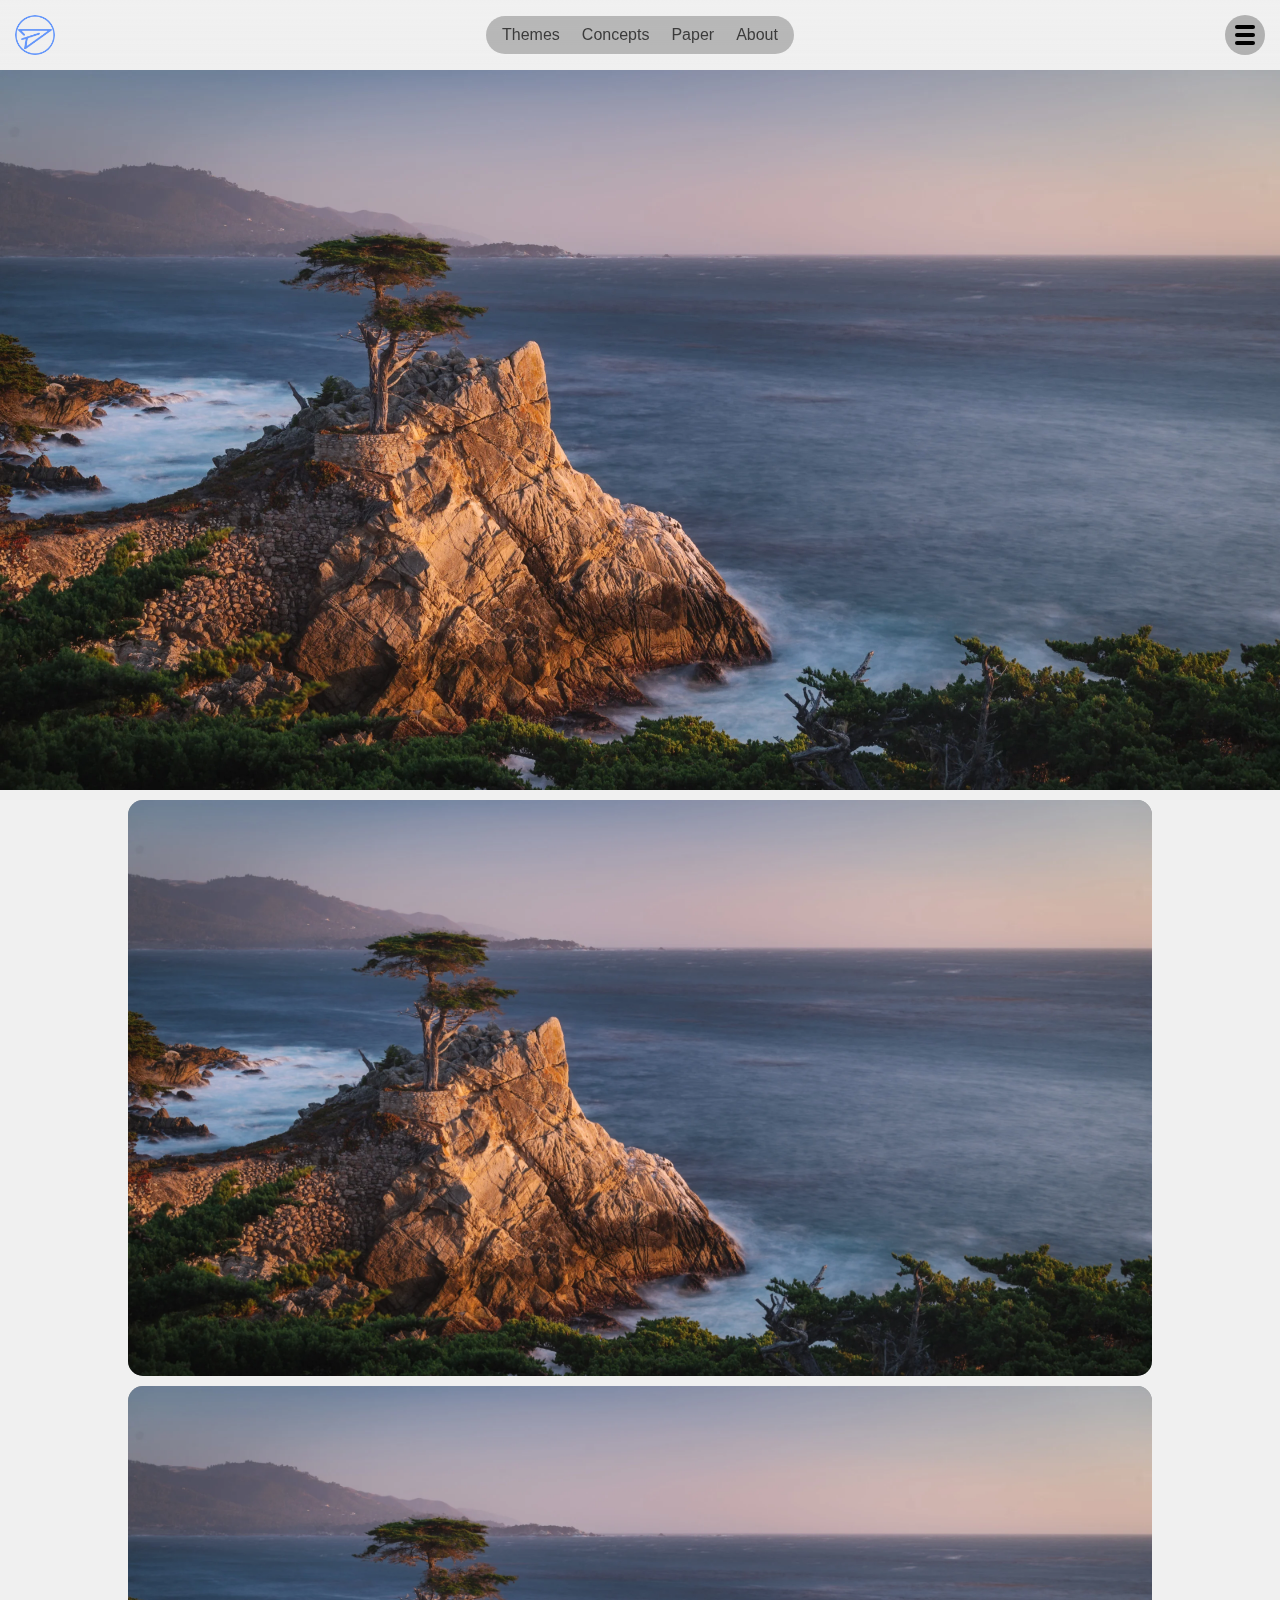
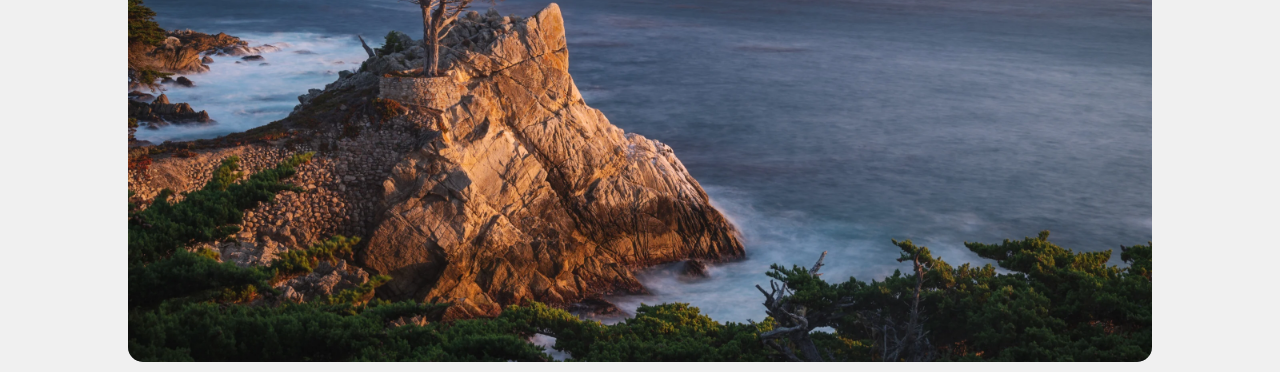
<file: index.html>
<!DOCTYPE html>
<html lang="en-us">
  <head>

    <meta charset="UTF-8">
    <meta name="viewport" content="width=device-width, initial-scale=1">
    <meta name="author" content="Berzec">
    <meta name="description" content="The works of all things made by Berzec">
    <meta name="keywords" content="Discord, CSS, Berzec">

    <link rel="stylesheet" href="style/style.css">
    <script language="javascript" type="text/javascript" src="script/javascript.js" defer></script>
    
    <link rel="icon" href="favicon.svg">
    <title>Home</title>

  </head>


  <body id="theme-toggle">

    <nav> 
      <div class="nav">
        <a href="#">
          <img class="home-icon" src="favicon.png" alt="paper airlines logo">
        </a>

        <!-- center pill nav bar -->
        <div class="center-nav">
          <a class="nav-link" href="themes/index.html">Themes</a>
          <a class="nav-link" href="concepts/index.html">Concepts</a>
          <a class="nav-link" href="paper/index.html">Paper</a>
          <a class="nav-link" href="about.html">About</a>
        </div>
        
        <button class="setting-toggler" onclick="settingToggle()"><img id="menu-icon" src="icons/menu-icon.svg" alt="settings menu"></button>
      </div>
    

      <!-- mobile nav and some other -->
      <div id="setting-card">
        
        <!-- theme toggler for desktop -->
        <button class="button-circular" id="theme-toggle-desktop-id" onclick="themeToggle()">to</button>
        
        <!-- navigation for mobile -->
        <div class="center-nav-mobile" id="center-nav-mobile-id">
          
          <!-- website controls and buttons -->
          <div class="global-setting-bar-toggle-mobile">

            <button class="setting-toggler menu-close-mobile-id" onclick="settingToggle()"><img id="menu-icon" src="icons/close-icon.svg" alt="close button"></button>

            <button class="button-circular setting-button-mobile" id="theme-toggle-mobile-id" onclick="themeToggle()">to</button>
            
          </div>


          <p id="nav-link-mobile-filler"></p>
          <a class="nav-link-mobile" href="themes/index.html">Themes</a>
          <a class="nav-link-mobile" href="concepts/index.html">Concepts</a>
          <a class="nav-link-mobile" href="paper/index.html">Paper</a>
          <a class="nav-link-mobile" href="about.html">About</a>
  
        </div>
      </div>
    </nav>

    <!-- main body of website -->
    <main>

      <div id="filler-card"></div>
      
      <!-- themes links -->
      <div id="first-card">
        <img src="images/monterey.png"> 
      </div>
      <div class="single-wide-card">
        <img src="images/monterey.png"> 
      </div>
      <div class="single-wide-card">
        <img src="images/monterey.png"> 
      </div>
      

    </main>

  </body>

</html>
</file>
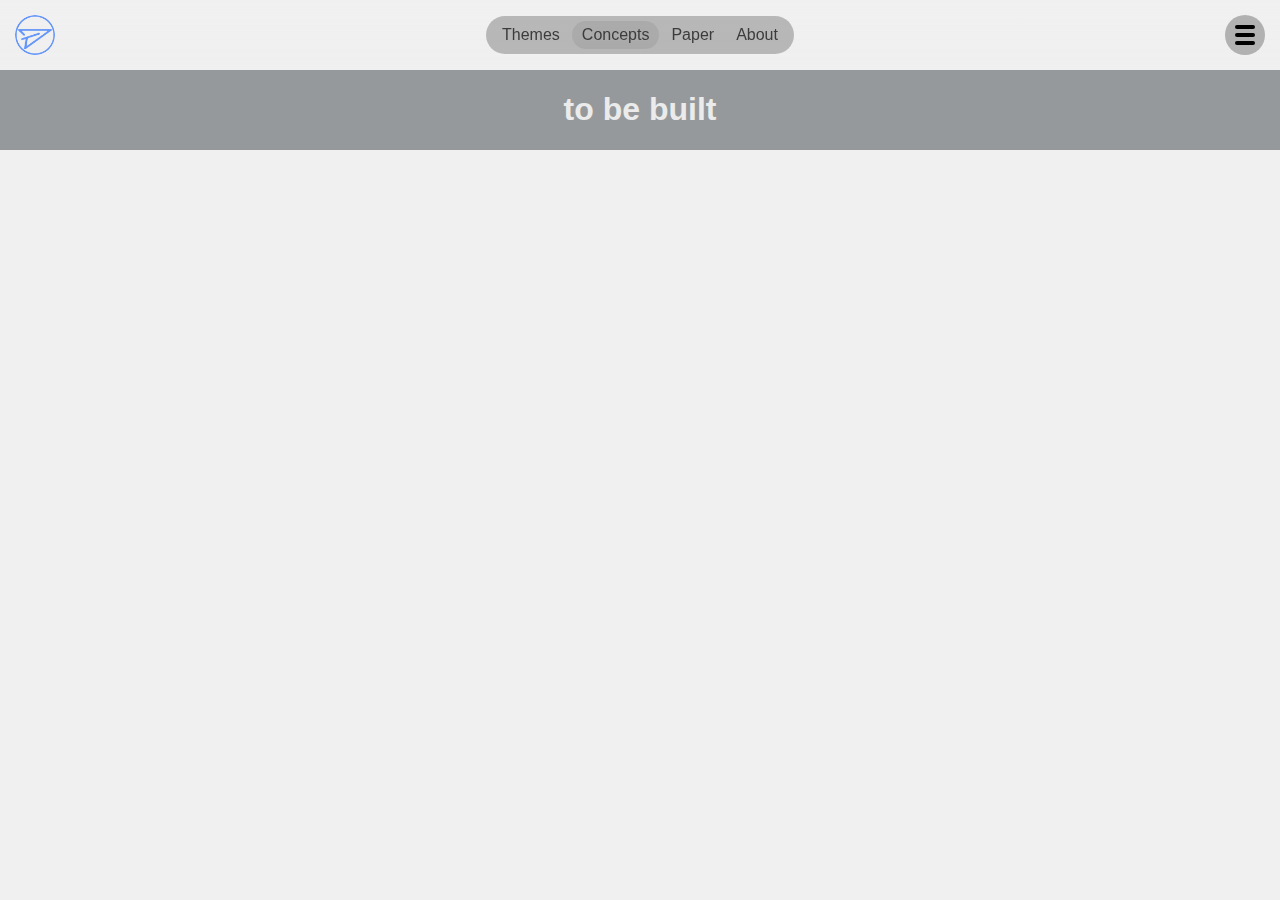
<file: concepts/index.html>
<!DOCTYPE html>
<html lang="en-us">
  <head>

    <meta charset="UTF-8">
    <meta name="viewport" content="width=device-width, initial-scale=1">
    <meta name="author" content="Berzec">
    <meta name="description" content="The works of all things made by Berzec">
    <meta name="keywords" content="Discord, CSS, Berzec">

    <link rel="stylesheet" href="../style/style.css">
    <script language="javascript" type="text/javascript" src="../script/javascript.js" defer></script>

    <link rel="icon" href="../favicon.svg">
    <title>Concepts</title>
    
  </head>


  <body id="theme-toggle">

    <nav> 
      <div class="nav">
        <a href="../index.html">
          <img class="home-icon" src="../favicon.png" alt="paper airlines logo">
        </a>

        <!-- center pill nav bar -->
        <div class="center-nav">
          <a class="nav-link" href="../themes/index.html">Themes</a>
          <a class="nav-link nav-link-selected" href="#">Concepts</a>
          <a class="nav-link" href="../paper/index.html">Paper</a>
          <a class="nav-link" href="../about.html">About</a>
        </div>
        
        <button class="setting-toggler" onclick="settingToggle()"><img id="menu-icon" src="../icons/menu-icon.svg" alt="settings menu"></button>
      </div>
    

      <!-- mobile nav and some other -->
      <div id="setting-card">
        
        <!-- theme toggler for desktop -->
        <button class="button-circular" id="theme-toggle-desktop-id" onclick="themeToggle()">to</button>
        
        <!-- navigation for mobile -->
        <div class="center-nav-mobile" id="center-nav-mobile-id">
          
          <!-- website controls and buttons -->
          <div class="global-setting-bar-toggle-mobile">

            <button class="setting-toggler menu-close-mobile-id" onclick="settingToggle()"><img id="menu-icon" src="../icons/close-icon.svg" alt="close button"></button>

            <button class="button-circular setting-button-mobile" id="theme-toggle-mobile-id" onclick="themeToggle()">to</button>
            
          </div>


          <p id="nav-link-mobile-filler"></p>
          <a class="nav-link-mobile" href="../themes/index.html">Themes</a>
          <a class="nav-link-mobile" href="#">Concepts</a>
          <a class="nav-link-mobile" href="../paper/index.html">Paper</a>
          <a class="nav-link-mobile" href="../about.html">About</a>
  
        </div>
      </div>
    </nav>

    <main>

      <div id="filler-card"></div>

      <div id="first-card" style="text-align: center; display: block;">
        <h1>to be built</h1>
      </div>

    </main>

  </body>

</html>
</file>
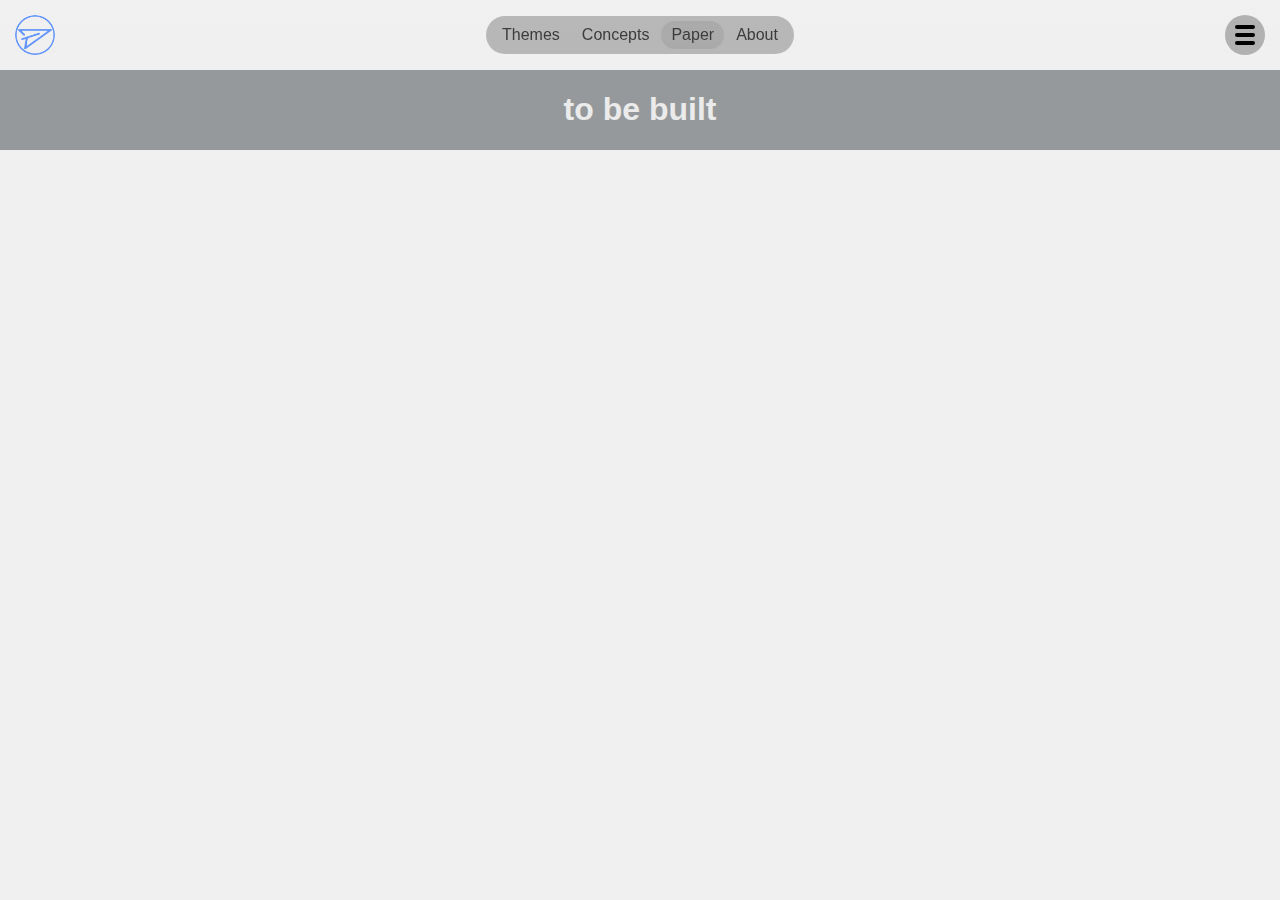
<file: paper/index.html>
<!DOCTYPE html>
<html lang="en-us">
  <head>

    <meta charset="UTF-8">
    <meta name="viewport" content="width=device-width, initial-scale=1">
    <meta name="author" content="Berzec">
    <meta name="description" content="The works of all things made by Berzec">
    <meta name="keywords" content="Discord, CSS, Berzec">

    <link rel="stylesheet" href="../style/style.css">
    <script language="javascript" type="text/javascript" src="../script/javascript.js" defer></script>

    <link rel="icon" href="../favicon.svg">
    <title>Paper</title>
    
  </head>


  <body id="theme-toggle">

    <nav> 
      <div class="nav">
        <a href="../index.html">
          <img class="home-icon" src="../favicon.png" alt="paper airlines logo">
        </a>

        <!-- center pill nav bar -->
        <div class="center-nav">
          <a class="nav-link" href="../themes/index.html">Themes</a>
          <a class="nav-link" href="../concepts/index.html">Concepts</a>
          <a class="nav-link nav-link-selected" href="#">Paper</a>
          <a class="nav-link" href="../about.html">About</a>
        </div>
        
        <button class="setting-toggler" onclick="settingToggle()"><img id="menu-icon" src="../icons/menu-icon.svg" alt="settings menu"></button>
      </div>
    

      <!-- mobile nav and some other -->
      <div id="setting-card">
        
        <!-- theme toggler for desktop -->
        <button class="button-circular" id="theme-toggle-desktop-id" onclick="themeToggle()">to</button>
        
        <!-- navigation for mobile -->
        <div class="center-nav-mobile" id="center-nav-mobile-id">
          
          <!-- website controls and buttons -->
          <div class="global-setting-bar-toggle-mobile">

            <button class="setting-toggler menu-close-mobile-id" onclick="settingToggle()"><img id="menu-icon" src="../icons/close-icon.svg" alt="close button"></button>

            <button class="button-circular setting-button-mobile" id="theme-toggle-mobile-id" onclick="themeToggle()">to</button>
            
          </div>


          <p id="nav-link-mobile-filler"></p>
          <a class="nav-link-mobile" href="../themes/index.html">Themes</a>
          <a class="nav-link-mobile" href="../concepts/index.html">Concepts</a>
          <a class="nav-link-mobile" href="#">Paper</a>
          <a class="nav-link-mobile" href="../about.html">About</a>
  
        </div>
      </div>
    </nav>

    <main>

      <div id="filler-card"></div>

      <div id="first-card" style="text-align: center; display: block;">
        <h1>to be built</h1>
      </div>

    </main>

  </body>

</html>
</file>
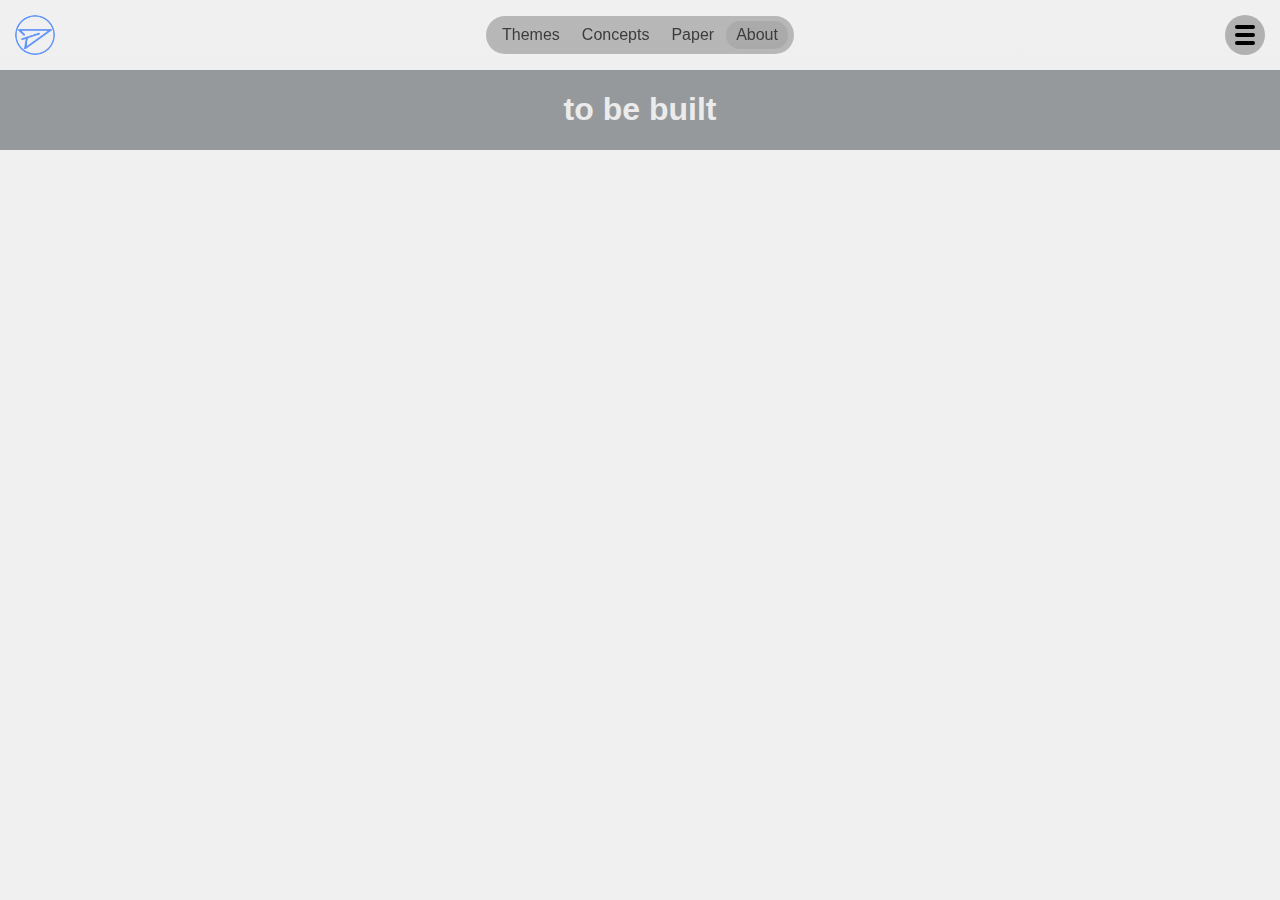
<file: about.html>
<!DOCTYPE html>
<html lang="en">
  <head>

    <meta charset="UTF-8">
    <meta name="viewport" content="width=device-width, initial-scale=1">
    <meta name="author" content="Berzec">
    <meta name="description" content="The works of all things made by Berzec">
    <meta name="keywords" content="Discord, CSS, Berzec">

    <link rel="stylesheet" href="style/style.css">
    <script language="javascript" type="text/javascript" src="script/javascript.js" defer></script>

    <link rel="icon" href="favicon.svg">
    <title>About</title>

  </head>


  <body id="theme-toggle">

    <nav> 
      <div class="nav">
        <a href="index.html">
          <img class="home-icon" src="favicon.png" alt="paper airlines logo">
        </a>

        <!-- center pill nav bar -->
        <div class="center-nav">
          <a class="nav-link" href="themes/index.html">Themes</a>
          <a class="nav-link" href="concepts/index.html">Concepts</a>
          <a class="nav-link" href="paper/index.html">Paper</a>
          <a class="nav-link nav-link-selected" href="#">About</a>
        </div>
        
        <button class="setting-toggler" onclick="settingToggle()"><img id="menu-icon" src="icons/menu-icon.svg" alt="settings menu"></button>
      </div>
    

      <!-- mobile nav and some other -->
      <div id="setting-card">
        
        <!-- theme toggler for desktop -->
        <button class="button-circular" id="theme-toggle-desktop-id" onclick="themeToggle()">to</button>
        
        <!-- navigation for mobile -->
        <div class="center-nav-mobile" id="center-nav-mobile-id">
          
          <!-- website controls and buttons -->
          <div class="global-setting-bar-toggle-mobile">

            <button class="setting-toggler menu-close-mobile-id" onclick="settingToggle()"><img id="menu-icon" src="icons/close-icon.svg" alt="close button"></button>

            <button class="button-circular setting-button-mobile" id="theme-toggle-mobile-id" onclick="themeToggle()">to</button>
            
          </div>


          <p id="nav-link-mobile-filler"></p>
          <a class="nav-link-mobile" href="themes/index.html">Themes</a>
          <a class="nav-link-mobile" href="concepts/index.html">Concepts</a>
          <a class="nav-link-mobile" href="paper/index.html">Paper</a>
          <a class="nav-link-mobile" href="#">About</a>
  
        </div>
      </div>
    </nav>

    <main>

      <div id="filler-card"></div>

      <div id="first-card" style="text-align: center; display: block;">
        <h1>to be built</h1>
      </div>

    </main>
  </body>
</html>
</file>
<file: style/style.css>
/* filling this void with comment */


/* universal variables */
:root {

  /* roundness */

  --radius: 15px;

  --radius-small: 7px;

  --radius-circle: 1000px;

  /* spacing and sizing */

  --spacing: 10px;
  --spacing-small: 5px;
  --spacing-large: 15px;

  --card-height: 70px;

  /* opacity and filters */

  --hover-opacity: 0.7;

  --blur: 15px;
  --blur-light: 7px;

  /* clear */
  --clear: rgba(0, 0, 0, 0);

}

:root /* dark theme root */ {

  --blue-original: rgba(100, 150, 250, 1);
  
  /* colors */

  --text-body: rgba(225, 225, 225, 1);

  --text-card: rgba(40, 40, 40, 1);

  --text-link: rgba(90, 130, 220, 0.9);

  --text-button: rgba(200, 200, 215, 1); 

  /* background colors */

  --bg-main: rgba(26, 26, 26, 1);
  --bg-main-clear: rgba(26, 26, 26, 0.5);

  --bg-card: rgba(230, 233, 235, 1);
  
  --bg-nav: rgba(70, 70, 70, 0.9);
  --bg-nav-hover: rgba(150, 150, 150, 0.6);
  --bg-nav-selected: rgba(120, 120, 120, 0.5);
  --bg-nav-mobile: rgba(50, 50, 50, 0.8);

  --bg-button: rgba(100, 100, 100, 1);

  --bg-button-hover: rgba(140, 140, 140, 0.9);

  --bg-setting-card: rgba(60, 60, 60, 1);

  /* button colors */

  --button-close: rgba(230, 70, 70, 1);
  --button-close-hover: rgba(250, 60, 60, 1);

}

.theme-light {

  /* colors */

  --text-body: rgba(40, 40, 40, 1);

  --text-card: rgba(235, 235, 235, 1); 

  --text-link: rgba(120, 180, 240, 0.9);

  --text-button: rgba(40, 40, 45, 1); 

  /* background colors */

  --bg-main: rgba(240, 240, 240, 1);
  --bg-main-clear: rgba(240, 240, 240, 0.3);

  --bg-card: rgba(150, 153, 155, 1);

  --bg-nav: rgba(170, 170, 170, 0.9);
  --bg-nav-hover: rgba(120, 120, 120, 0.6);
  --bg-nav-selected: rgba(150, 150, 150, 0.5);
  --bg-nav-mobile: rgba(220, 220, 220, 0.8);

  --bg-button: rgba(160, 160, 160, 1);

  --bg-button-hover: rgba(110, 110, 110, 0.8);

  --bg-setting-card: rgba(220, 220, 220, 1);

  /* button colors */

  --button-close: rgb(230, 70, 70, 1);
  --button-close-hover: rgba(250, 60, 60, 1);
}

body {
  background-color: var(--bg-main);
  font-family: arial;
  transition: 0.2s;
  margin: 0 !important;
  z-index: 1;
}
nav {
  position: relative;
  z-index: 10000;
}

/* navigation bar */

.nav {
  height: 70px;
  display: flex;
  margin: 0;
  position: fixed;
  top: 0;
  right: 0;
  left: 0;
  overflow: auto;
  background-color: var(--bg-main-clear);
  backdrop-filter: blur(var(--blur-light));
  background-image: linear-gradient(var(--bg-main), var(--clear));
}

.center-nav {
  border-radius: var(--radius-circle);
  background-color: var(--bg-nav);
  position: relative;
  display: inline;
  width: auto;
  text-align: center;
  margin: auto;
  padding: var(--spacing-small);
  opacity: 0.9; 
}
.center-nav-mobile {
  display: none;
}

.nav-link {
  position: relative;
  display: flex;
  text-align: center;
  padding: 5px 10px 5px 10px;
  margin: auto 1px auto 1px;
  float: left;
  width: max-content;
  right: 0;
  text-align: center;
  color: var(--text-body);
  text-decoration: none;
  transition: 0.4s;
}
.nav-link-selected {
  background-color: var(--bg-nav-selected);
  border-radius: var(--radius);
}

.nav-link:hover {
  background-color: var(--bg-nav-hover);
  border-radius: var(--radius-circle);
  padding: 5px 17px 5px 17px;
  text-align: center;
}

.home-icon {
  width: 40px;
  height: 40px;
  border-radius: 50%;
  margin: var(--spacing-large) 0 0 var(--spacing-large);
  overflow: hidden;
  display: flex;
  float: left;
  position: absolute;
}

/* BUTTONS */
/* circular */
.button-circular {
  display: block;
  right: 0;
  float: right;
  height: 40px;
  width: 40px;
  border: none;
  border-radius: var(--radius-circle);
  background-color: var(--bg-button);
  color: var(--text-button);
}
.button-circular:hover {
  background-color: var(--bg-button-hover);
  border-radius: var(--radius-circle);
}

/* setting actions */
/* open setting button */
.setting-toggler {
  display: block;
  position: absolute;
  right: 0;
  float: right;
  margin: var(--spacing-large) var(--spacing-large) 0 0;
  height: 40px;
  width: 40px;
  background-color: var(--bg-nav);
  color: var(--text-button);
  border: none;
  border-radius: var(--radius-circle);
  z-index: 1000000;
}
.setting-toggler:hover {
  background-color: var(--bg-button-hover);
}
/* setting card js-linked */
#setting-card {
  display: none;
  position: fixed;
  right: var(--spacing);
  float: right;
  top: calc(var(--spacing) + 70px);
  color: var(--text-card);
  background-color: var(--bg-setting-card);
  border-radius: var(--radius);
  padding: var(--spacing);
}

/* three bar menu icon */
#menu-icon {
  width: 20px;
  height: 20px;
  margin: auto;
  display: block;
}

/* content cards */

#filler-card {
  display: flex;
  position: relative;
  height: var(--card-height);
  opacity: 0;
  z-index: 50;
}
#first-card {
  position: relative;
  display: flex;
  background-color: var(--bg-card);
  margin: 0 auto var(--spacing) auto;
  color: var(--text-card);
  z-index: 3;
  overflow: auto;
}
#first-card img {
  width: 100%;
}

.single-wide-card {
  position: relative;
  display: flex;
  width: 80%;
  background-color: var(--bg-card);
  border-radius: var(--radius);
  margin: 0 auto var(--spacing) auto;
  z-index: 3;
  overflow: auto;
}
.single-wide-card img {
  width: 100%;
}

.duo-wide-card {

}
.duo-single-card {

}

/* MEDIA QUERIES */
/* yes i use desktop first design dont question */

/* media query for mobile (condensing stuff) */
@media screen and (max-width: 600px) {
  /* GENERAL CLASSES */



  /* actual nav bar, pill shape */
  .center-nav {
    display: none;
  }

  /* logo that returns home */
  .home-icon {
    width: 40px;
    height: 40px;
    border-radius: var(--radius);
    overflow: hidden;
    display: flex;
    position: absolute;
  }
  #setting-card {
    background-color: var(--clear);    
  }

  /* MOBILE SPECIFIC CLASS */

  .center-nav-mobile {
    display: block;
    position:fixed;
    width: 100%;
    height: 100%;
    top: 0px;
    left: 0px;
    z-index: 1000;
    background-color: var(--bg-nav-mobile);
    backdrop-filter: blur(var(--blur));
    transition: 1s;
  }
  
  .nav-link-mobile {
    position: relative;
    display: grid;
    text-align: center;
    padding: 15px 10px 15px 10px;
    margin: 3px auto 3px auto !important;
    width: 50%;
    font-size: 1.5em;
    text-align: center;
    color: var(--text-body);
    text-decoration: none;
    transition: 0.3s;
  }  
  .nav-link-mobile:hover {
    background-color: var(--bg-button-hover);
    border-radius: var(--radius-circle);
  }
  .setting-button-mobile {
    position: relative;
    left: 0;
    float: left;
    margin-top: var(--spacing-small);
    margin-right: var(--spacing-small);
    background-color: var(--bg-nav);
    color: var(--text-button);
    border: none;
    border-radius: var(--radius-circle);
  }
  .global-setting-bar-toggle-mobile {
    display: block;
    position: fixed;
    width: 100%;
    padding-bottom: var(--spacing-large);
    top: 0px;
    left: 0px;
    z-index: 1000;
    transition: 1s;
  }  
  #theme-toggle-mobile-id {
    display: block;
    margin-top: var(--spacing-large);
    margin-left: var(--spacing-large);
    background-color: var(--bg-button);
  }
  #theme-toggle-mobile-id:hover {
    background-color: var(--bg-button-hover);
  }
  #theme-toggle-desktop-id {
    display: none;
  }
  #nav-link-mobile-filler {
    position: relative;
    display: grid;
    text-align: center;
    padding: 15px 10px 15px 10px;
    margin: 3px auto 3px auto !important;
    width: 50%;
    height: 5%;
    font-size: 1.5em;
    text-align: center;
  }
  .menu-close-mobile-id {
    background-color: var(--button-close);
    margin-top: var(--spacing-large);    
    margin-right: var(--spacing-large);
  }
  .menu-close-mobile-id:hover {
    background-color: var(--button-close-hover);
    opacity: var(--hover-opacity);
  }
}
</file>
